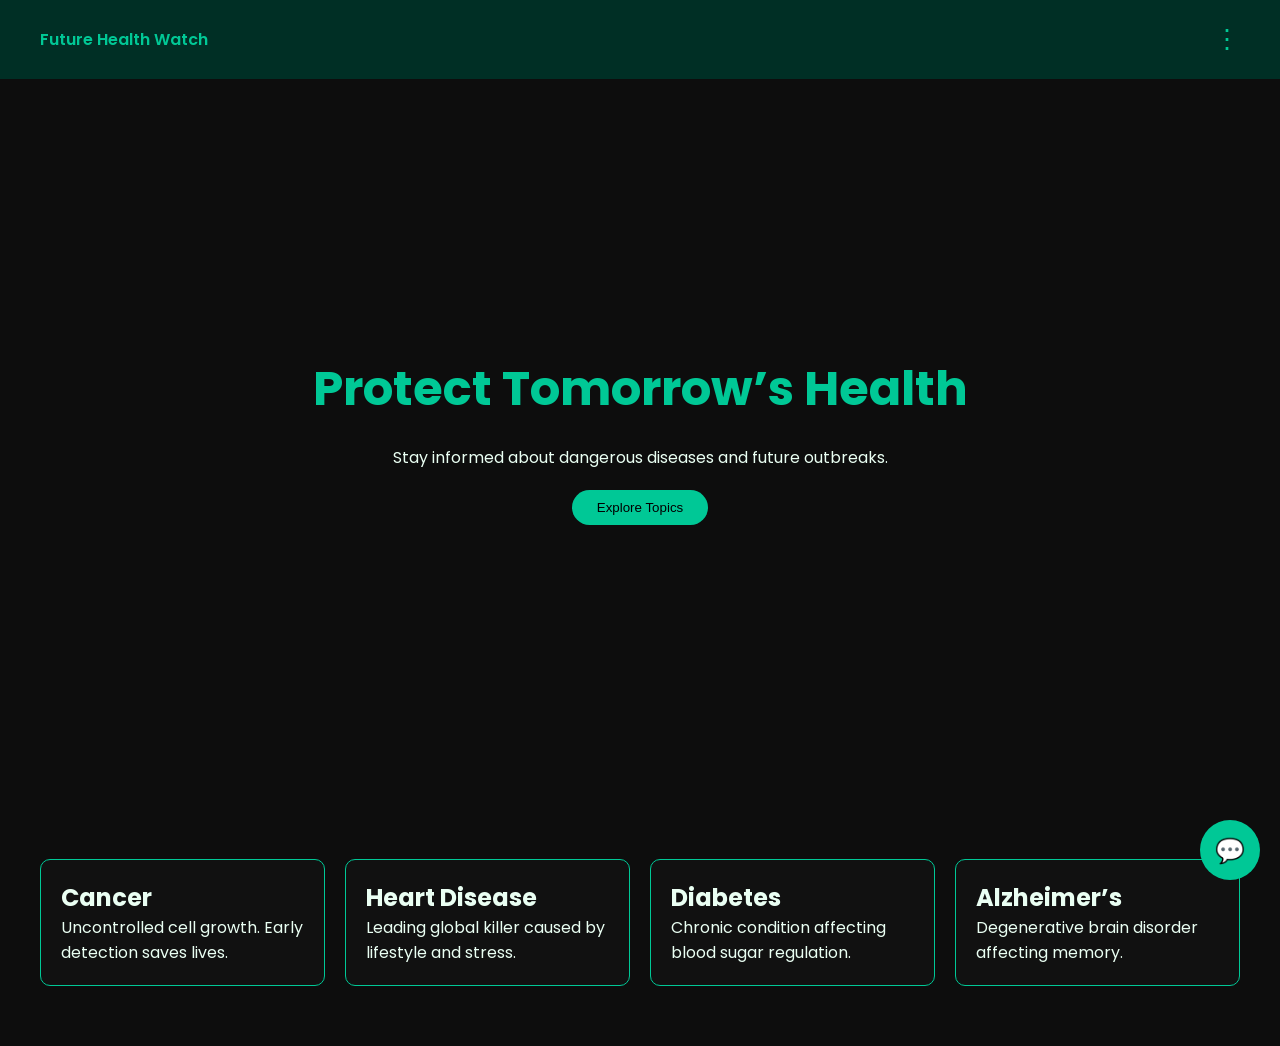
<file: disease predicition AI1/index.html>
<!DOCTYPE html>
<html lang="en">
<head>
    <meta charset="UTF-8">
    <title>Future Health Watch</title>
    <meta name="viewport" content="width=device-width, initial-scale=1.0">

    <link href="https://fonts.googleapis.com/css2?family=Poppins:wght@300;400;600;700&display=swap" rel="stylesheet">
    <link rel="stylesheet" href="style.css">
</head>
<body>

<nav class="navbar">
    <div class="logo">Future Health Watch</div>

    <div class="menu">
        <div class="dots" onclick="toggleMenu()">⋮</div>
        <div class="dropdown" id="dropdown">
            <a href="hot.html">Hot Topics</a>
            <a href="#">News</a>
            <a href="#">Future Outbreaks</a>
            <a href="#">Diseases With No Cure</a>
            <a href="#">World Chat</a>
            <a href="#" onclick="logout()">Logout</a>
        </div>
    </div>
</nav>

<section class="hero">
    <h1>Protect Tomorrow’s Health</h1>
    <p>Stay informed about dangerous diseases and future outbreaks.</p>
    <button class="main-btn">Explore Topics</button>
</section>

<section class="topics">
    <div class="card">
        <h2>Cancer</h2>
        <p>Uncontrolled cell growth. Early detection saves lives.</p>
    </div>

    <div class="card">
        <h2>Heart Disease</h2>
        <p>Leading global killer caused by lifestyle and stress.</p>
    </div>

    <div class="card">
        <h2>Diabetes</h2>
        <p>Chronic condition affecting blood sugar regulation.</p>
    </div>

    <div class="card">
        <h2>Alzheimer’s</h2>
        <p>Degenerative brain disorder affecting memory.</p>
    </div>
</section>

<!-- FLOATING AI CHATBOT -->
<div class="chatbot-container">
    <div class="chatbot-toggle" onclick="toggleChatbot()">💬</div>

    <div class="chatbot-box" id="chatbotBox">
        <div class="chatbot-header">
            <span>AI Health Assistant</span>
            <button onclick="toggleChatbot()">✖</button>
        </div>

        <iframe 
            src="https://agent.jotform.com/0195d0b6f8317716a7982f8197b08dfe7e22"
            frameborder="0">
        </iframe>
    </div>
</div>

<script src="script.js"></script>
</body>
</html>
</file>
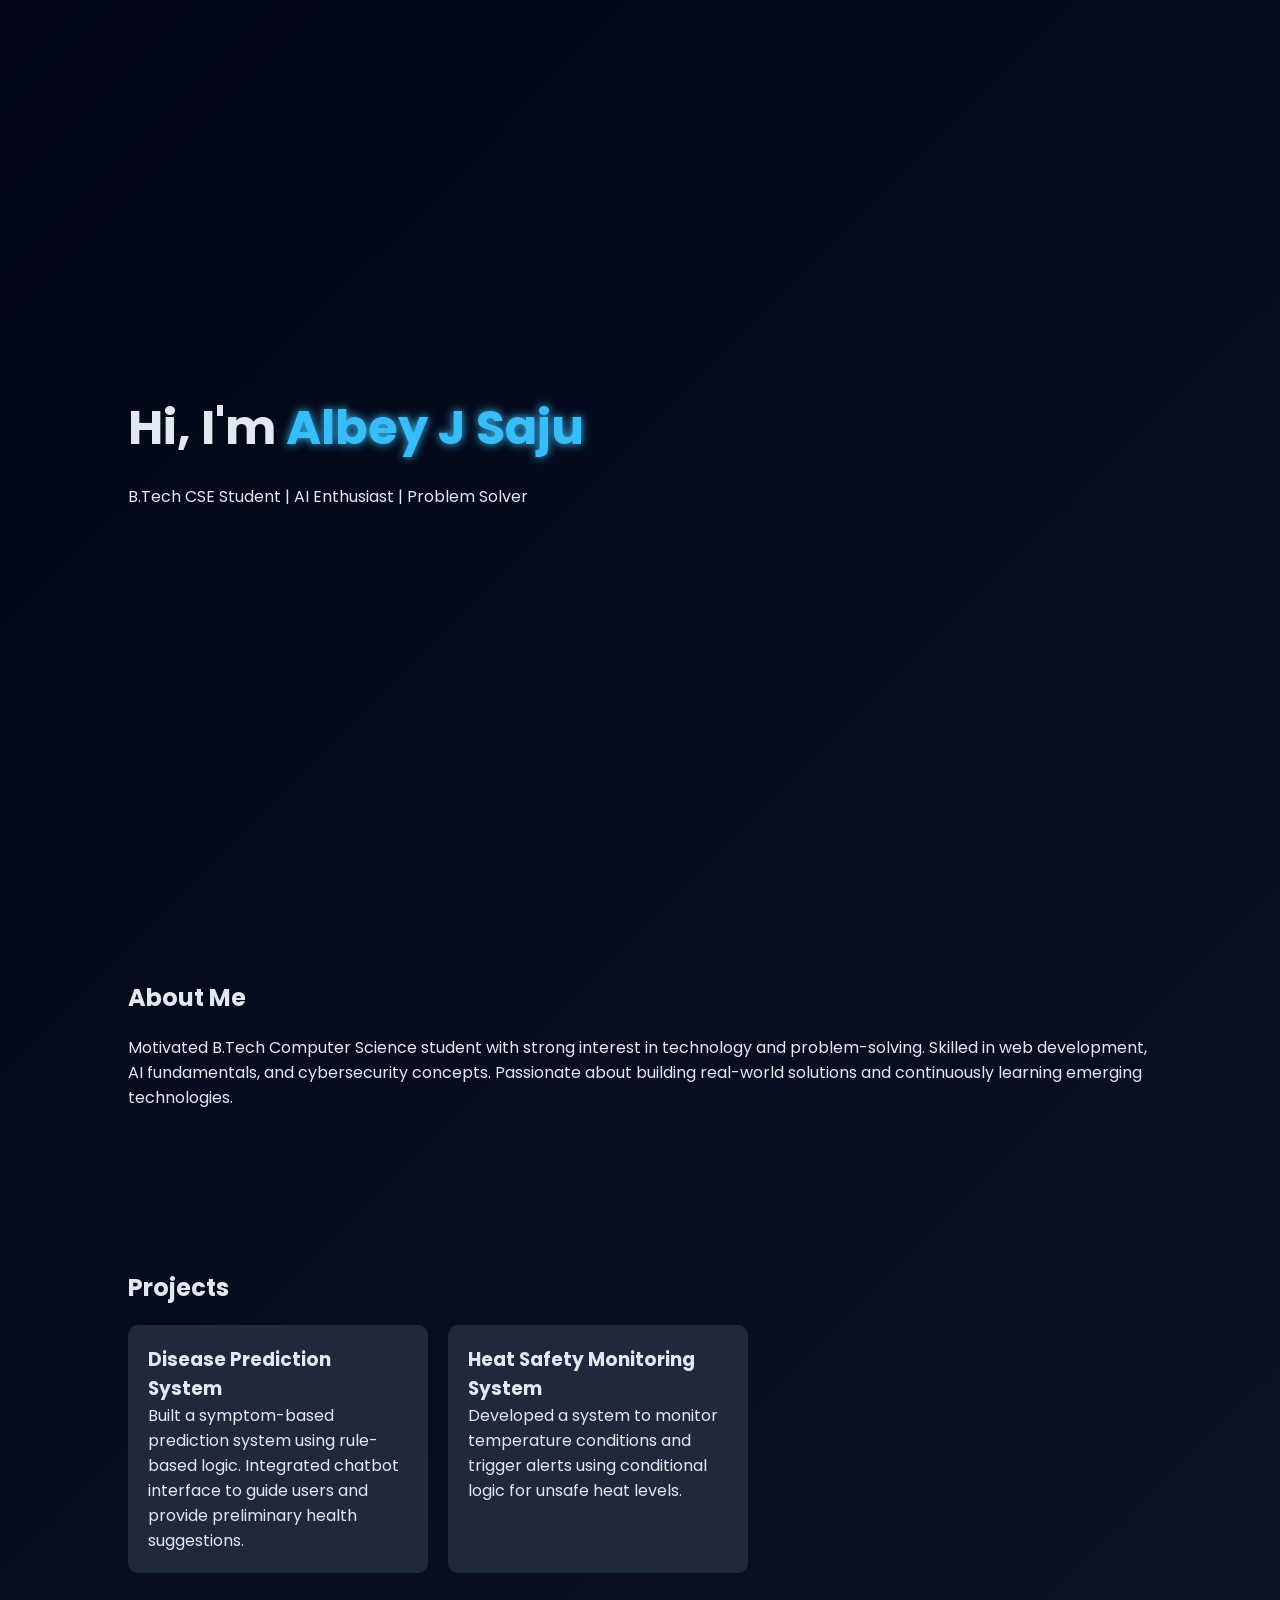
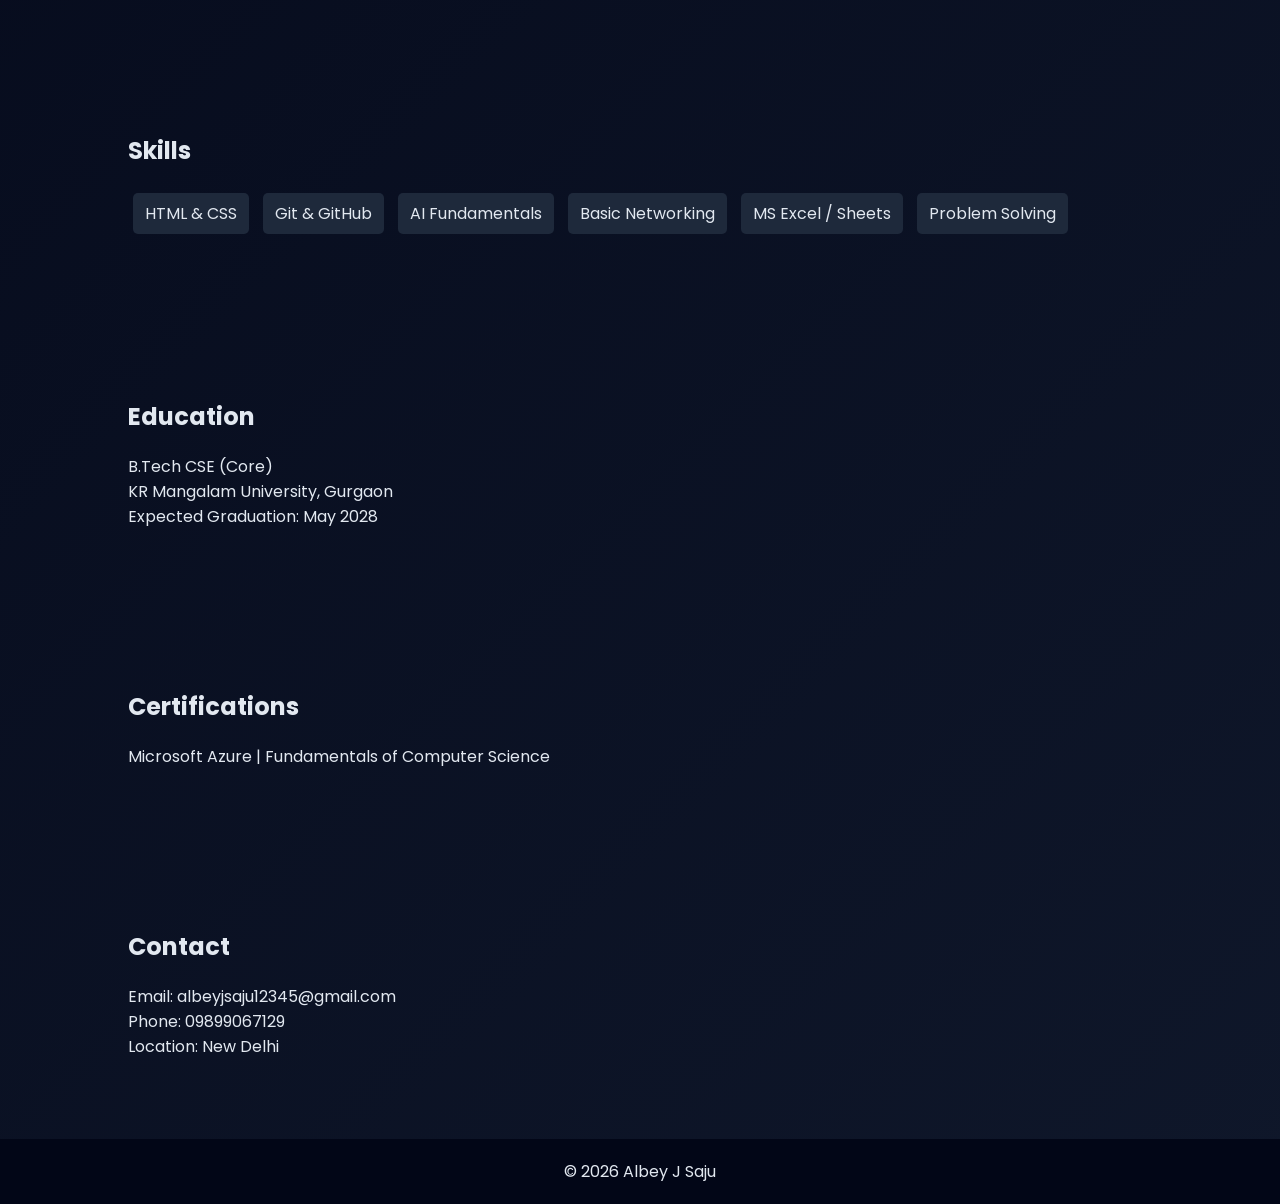
<file: Portfolio/index.html>
<!DOCTYPE html>
<html lang="en">
<head>
<meta charset="UTF-8">
<title>Albey J Saju Portfolio</title>

<link href="https://fonts.googleapis.com/css2?family=Poppins:wght@300;500;700&display=swap" rel="stylesheet">

<style>
* {
  margin: 0;
  padding: 0;
  box-sizing: border-box;
}

html {
  scroll-behavior: smooth;
}

body {
  font-family: 'Poppins', sans-serif;
  background: linear-gradient(135deg, #020617, #0f172a);
  color: #e2e8f0;
}

section {
  padding: 80px 10%;
}

h1, h2 {
  margin-bottom: 20px;
}

.hero {
  height: 100vh;
  display: flex;
  flex-direction: column;
  justify-content: center;
}

.hero h1 {
  font-size: 3rem;
}

.hero span {
  color: #38bdf8;
  text-shadow: 0 0 10px #38bdf8;
}

.btn {
  margin-top: 20px;
  padding: 10px 20px;
  background: #38bdf8;
  color: black;
  border-radius: 5px;
  cursor: pointer;
}

.projects {
  display: flex;
  gap: 20px;
  flex-wrap: wrap;
}

.card {
  background: #1e293b;
  padding: 20px;
  border-radius: 10px;
  width: 300px;
  transition: 0.3s;
}

.card:hover {
  transform: translateY(-10px);
  box-shadow: 0 0 20px #38bdf8;
}

.skills span {
  display: inline-block;
  margin: 5px;
  padding: 8px 12px;
  background: #1e293b;
  border-radius: 5px;
}

.footer {
  text-align: center;
  padding: 20px;
  background: #020617;
}
</style>
</head>

<body>

<!-- HERO -->
<section class="hero">
  <h1>Hi, I'm <span>Albey J Saju</span></h1>
  <p>B.Tech CSE Student | AI Enthusiast | Problem Solver</p>
</section>

<!-- ABOUT -->
<section>
  <h2>About Me</h2>
  <p>
    Motivated B.Tech Computer Science student with strong interest in technology and problem-solving. 
    Skilled in web development, AI fundamentals, and cybersecurity concepts. 
    Passionate about building real-world solutions and continuously learning emerging technologies.
  </p>
</section>

<!-- PROJECTS -->
<section>
  <h2>Projects</h2>
  <div class="projects">

    <div class="card">
      <h3>Disease Prediction System</h3>
      <p>
        Built a symptom-based prediction system using rule-based logic. 
        Integrated chatbot interface to guide users and provide preliminary health suggestions.
      </p>
    </div>

    <div class="card">
      <h3>Heat Safety Monitoring System</h3>
      <p>
        Developed a system to monitor temperature conditions and trigger alerts 
        using conditional logic for unsafe heat levels.
      </p>
    </div>

  </div>
</section>

<!-- SKILLS -->
<section>
  <h2>Skills</h2>
  <div class="skills">
    <span>HTML & CSS</span>
    <span>Git & GitHub</span>
    <span>AI Fundamentals</span>
    <span>Basic Networking</span>
    <span>MS Excel / Sheets</span>
    <span>Problem Solving</span>
  </div>
</section>

<!-- EDUCATION -->
<section>
  <h2>Education</h2>
  <p>
    B.Tech CSE (Core) <br>
    KR Mangalam University, Gurgaon <br>
    Expected Graduation: May 2028
  </p>
</section>

<!-- CERTIFICATIONS -->
<section>
  <h2>Certifications</h2>
  <p>Microsoft Azure | Fundamentals of Computer Science</p>
</section>

<!-- CONTACT -->
<section>
  <h2>Contact</h2>
  <p>Email: albeyjsaju12345@gmail.com</p>
  <p>Phone: 09899067129</p>
  <p>Location: New Delhi</p>
</section>

<div class="footer">
  <p>© 2026 Albey J Saju</p>
</div>

</body>
</html>
</file>
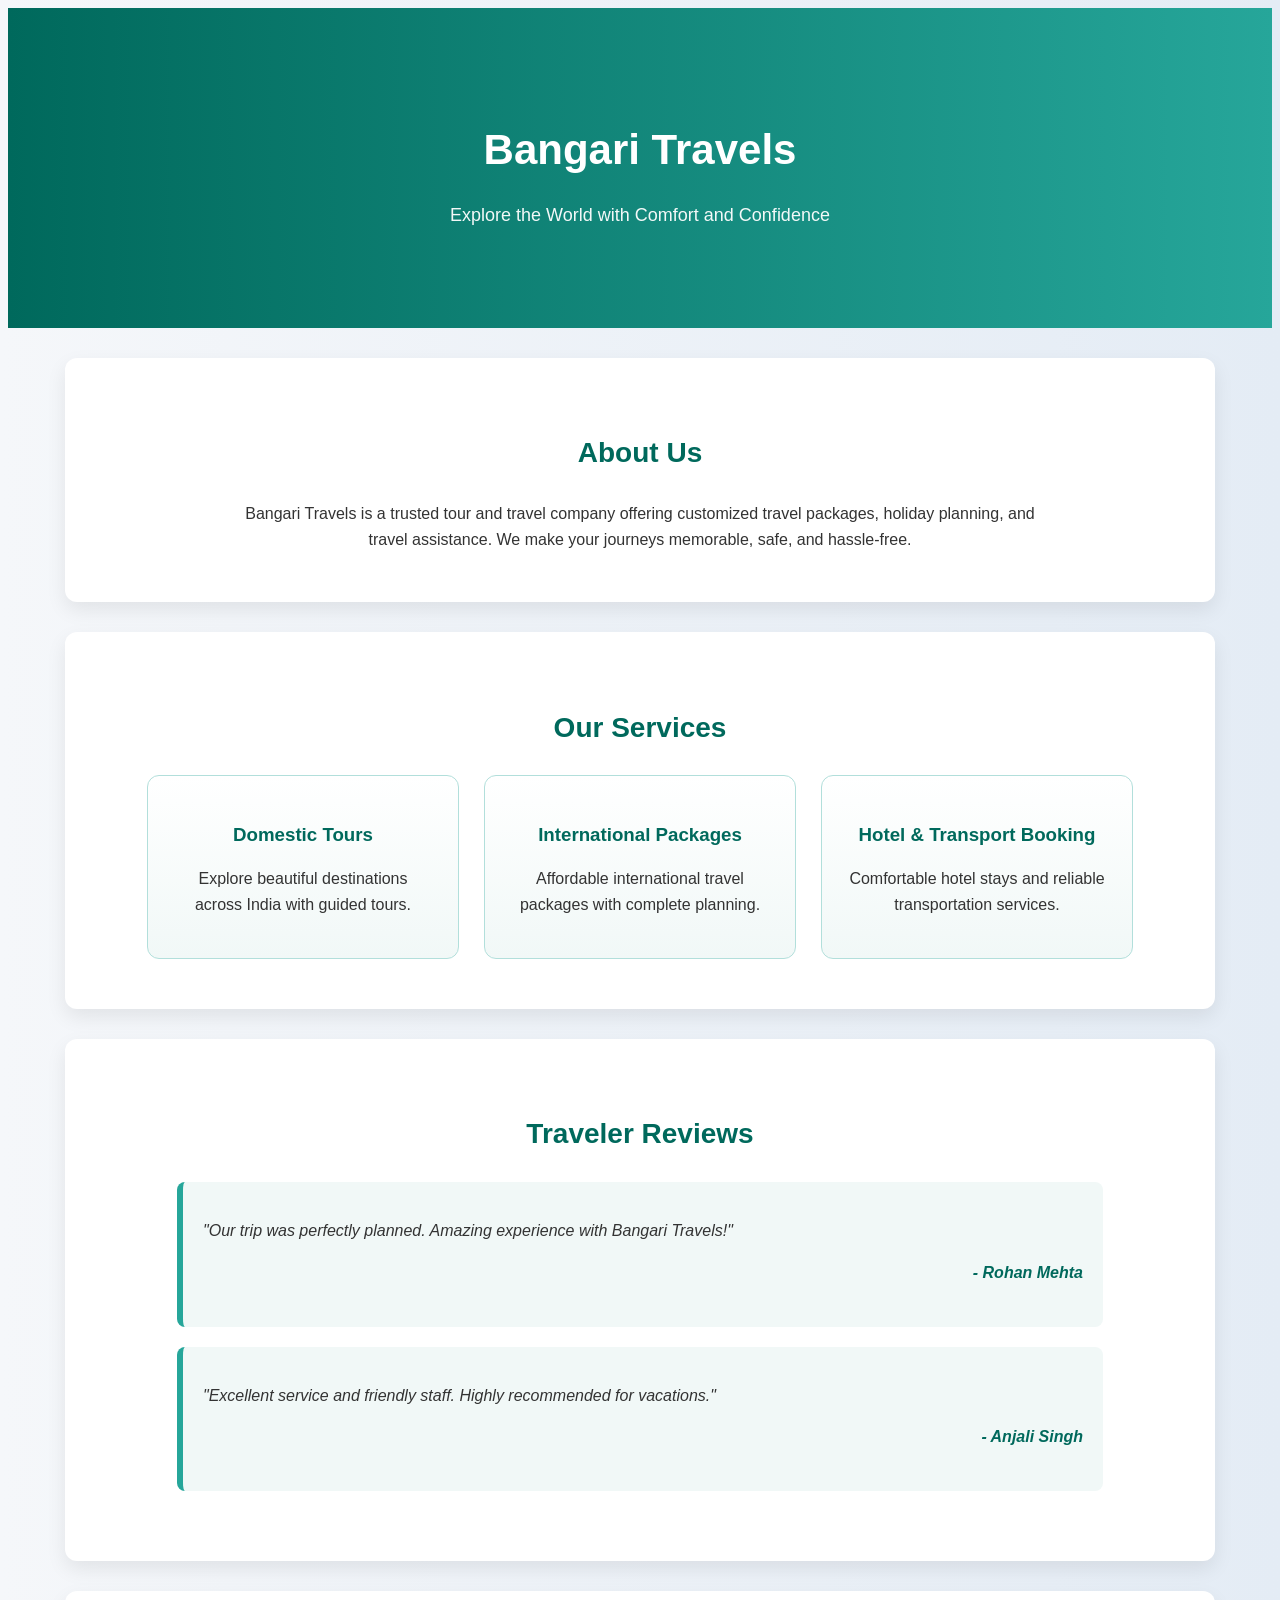
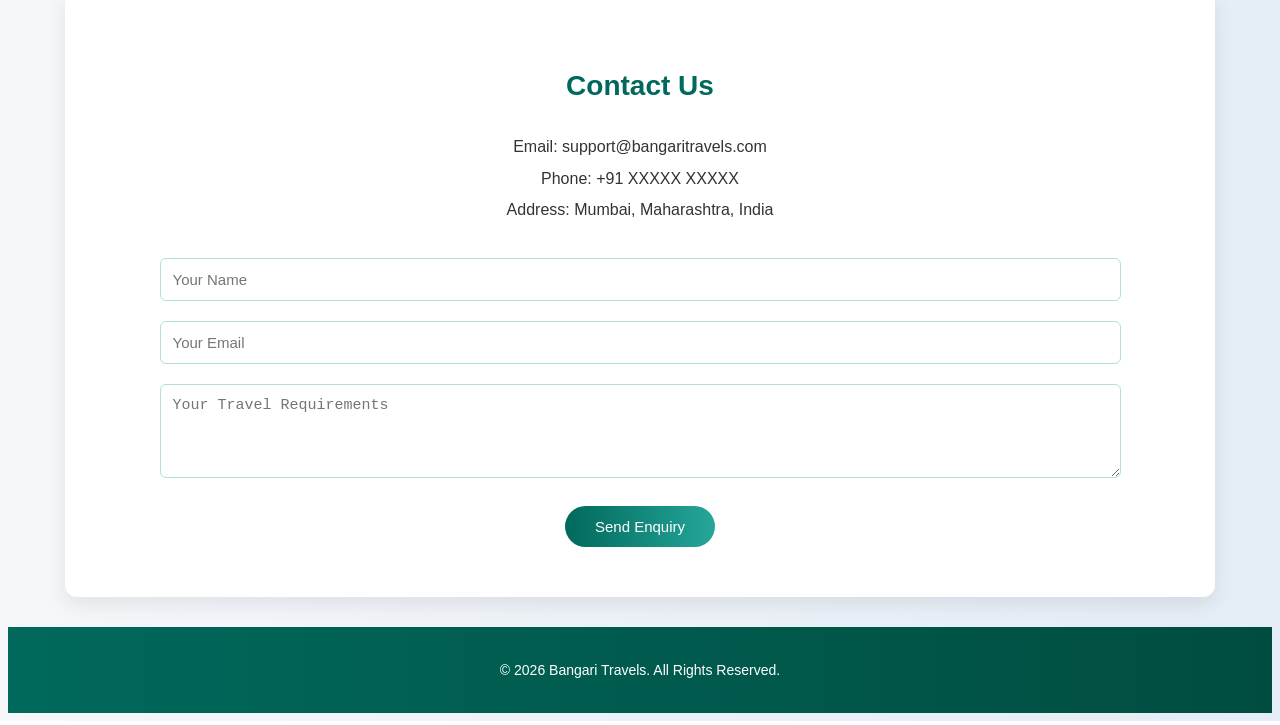
<file: Assignment :- 1 /Company.html>
<!DOCTYPE html>

<html lang="en">

<head>

    <meta charset="UTF-8">

    <meta name="viewport" content="width=device-width, initial-scale=1.0">

    <title>Bangari Travels</title>

    <link rel="stylesheet" href="Company.css">

</head>

<body>



    <!-- Hero Section -->

    <header class="hero">

        <h1>Bangari Travels</h1>

        <p>Explore the World with Comfort and Confidence</p>

    </header>



    <!-- About Section -->

    <section class="about">

        <h2>About Us</h2>

        <p>

            Bangari Travels is a trusted tour and travel company offering

            customized travel packages, holiday planning, and travel assistance.

            We make your journeys memorable, safe, and hassle-free.

        </p>

    </section>



    <!-- Services Section -->

    <section class="services">

        <h2>Our Services</h2>



        <div class="service-container">

            <div class="service-card">

                <h3>Domestic Tours</h3>

                <p>Explore beautiful destinations across India with guided tours.</p>

            </div>



            <div class="service-card">

                <h3>International Packages</h3>

                <p>Affordable international travel packages with complete planning.</p>

            </div>



            <div class="service-card">

                <h3>Hotel & Transport Booking</h3>

                <p>Comfortable hotel stays and reliable transportation services.</p>

            </div>

        </div>

    </section>



    <!-- Testimonials Section -->

    <section class="testimonials">

        <h2>Traveler Reviews</h2>



        <div class="testimonial">

            <p>"Our trip was perfectly planned. Amazing experience with Bangari Travels!"</p>

            <h4>- Rohan Mehta</h4>

        </div>



        <div class="testimonial">

            <p>"Excellent service and friendly staff. Highly recommended for vacations."</p>

            <h4>- Anjali Singh</h4>

        </div>

    </section>



    <!-- Contact Section -->

    <section class="contact">

        <h2>Contact Us</h2>



        <p>Email: support@bangaritravels.com</p>

        <p>Phone: +91 XXXXX XXXXX</p>

        <p>Address: Mumbai, Maharashtra, India</p>



        <form class="contact-form">

            <input type="text" placeholder="Your Name" required>

            <input type="email" placeholder="Your Email" required>

            <textarea placeholder="Your Travel Requirements" rows="4"></textarea>

            <button type="submit">Send Enquiry</button>

        </form>

    </section>



    <!-- Footer -->

    <footer>

        <p>&copy; 2026 Bangari Travels. All Rights Reserved.</p>

    </footer>

    

</body>

</html>
</file>
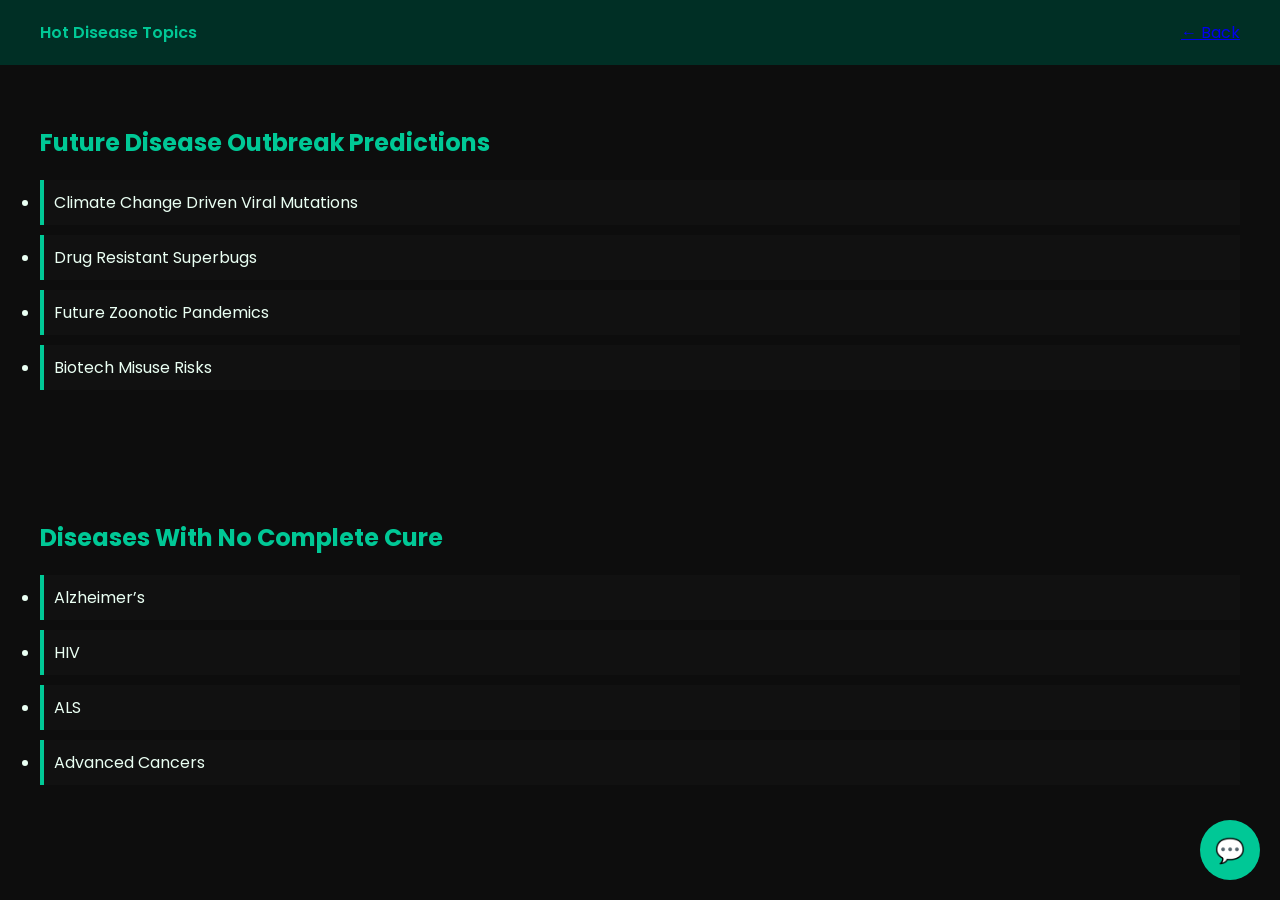
<file: disease predicition AI1/hot.html>
<!DOCTYPE html>
<html lang="en">
<head>
    <meta charset="UTF-8">
    <title>Hot Topics</title>
    <meta name="viewport" content="width=device-width, initial-scale=1.0">

    <link href="https://fonts.googleapis.com/css2?family=Poppins:wght@300;400;600;700&display=swap" rel="stylesheet">
    <link rel="stylesheet" href="style.css">
</head>
<body>

<nav class="navbar">
    <div class="logo">Hot Disease Topics</div>
    <a href="index.html" class="back-btn">← Back</a>
</nav>

<section class="hot-section">
    <h1>Future Disease Outbreak Predictions</h1>
    <ul>
        <li>Climate Change Driven Viral Mutations</li>
        <li>Drug Resistant Superbugs</li>
        <li>Future Zoonotic Pandemics</li>
        <li>Biotech Misuse Risks</li>
    </ul>
</section>

<section class="hot-section">
    <h1>Diseases With No Complete Cure</h1>
    <ul>
        <li>Alzheimer’s</li>
        <li>HIV</li>
        <li>ALS</li>
        <li>Advanced Cancers</li>
    </ul>
</section>

<!-- FLOATING AI CHATBOT -->
<div class="chatbot-container">
    <div class="chatbot-toggle" onclick="toggleChatbot()">💬</div>

    <div class="chatbot-box" id="chatbotBox">
        <div class="chatbot-header">
            <span>AI Health Assistant</span>
            <button onclick="toggleChatbot()">✖</button>
        </div>

        <iframe 
            src="https://agent.jotform.com/0195d0b6f8317716a7982f8197b08dfe7e22"
            frameborder="0">
        </iframe>
    </div>
</div>

<script src="script.js"></script>
</body>
</html>
</file>
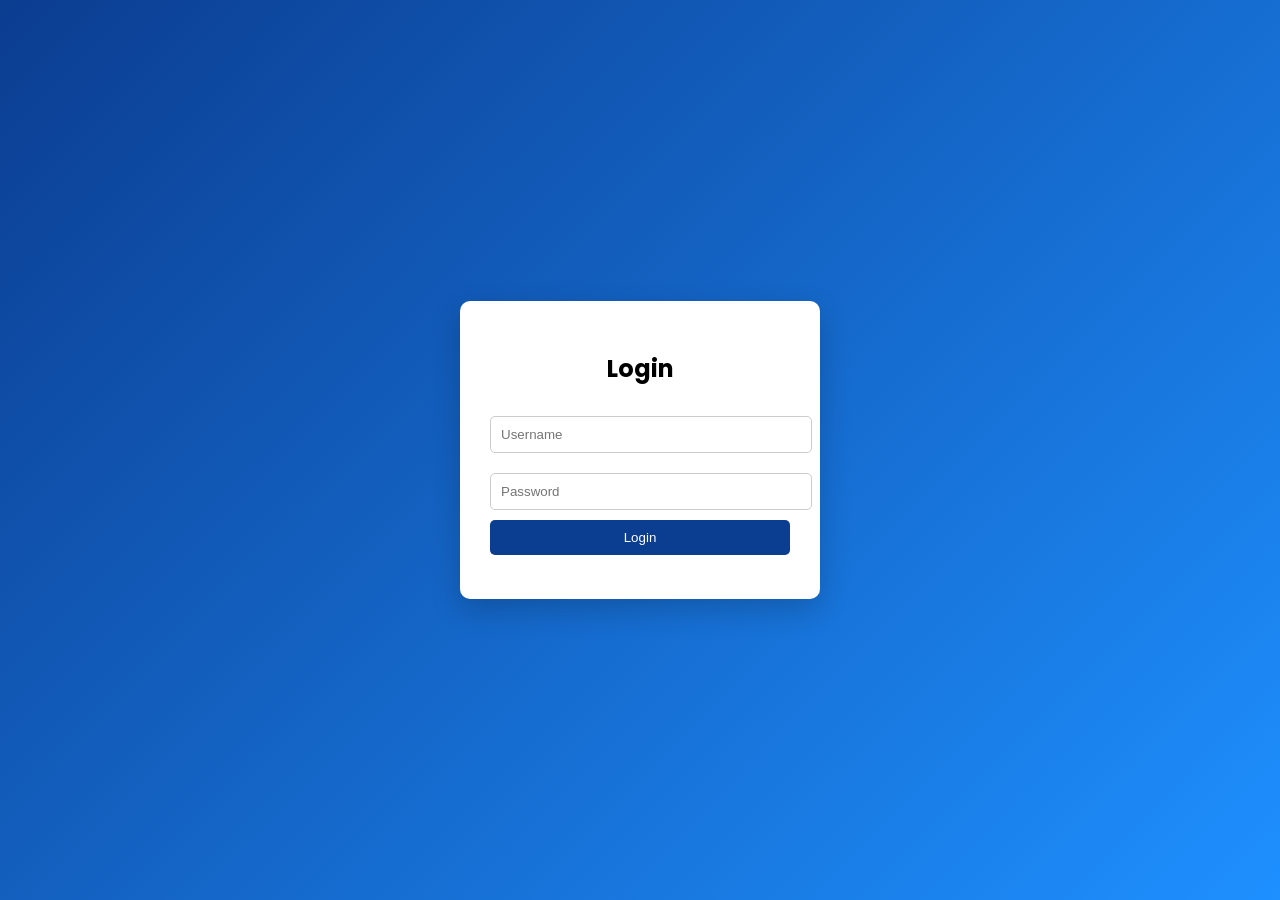
<file: disease predicition AI1/login.html>
<!DOCTYPE html>
<html lang="en">
<head>
    <meta charset="UTF-8">
    <title>Login - Future Health Watch</title>
    <meta name="viewport" content="width=device-width, initial-scale=1.0">

    <link href="https://fonts.googleapis.com/css2?family=Poppins:wght@300;400;600;700&display=swap" rel="stylesheet">

    <style>
        body {
            margin: 0;
            font-family: 'Poppins', sans-serif;
            background: linear-gradient(135deg, #0b3d91, #1e90ff);
            display: flex;
            justify-content: center;
            align-items: center;
            height: 100vh;
        }

        .login-box {
            background: white;
            padding: 30px;
            width: 300px;
            border-radius: 10px;
            box-shadow: 0 10px 30px rgba(0,0,0,0.2);
            text-align: center;
        }

        .login-box h2 {
            margin-bottom: 20px;
        }

        input {
            width: 100%;
            padding: 10px;
            margin: 10px 0;
            border-radius: 5px;
            border: 1px solid #ccc;
        }

        button {
            width: 100%;
            padding: 10px;
            background: #0b3d91;
            color: white;
            border: none;
            border-radius: 5px;
            cursor: pointer;
        }

        button:hover {
            background: #062c6b;
        }

        .error {
            color: red;
            font-size: 14px;
        }
    </style>
</head>
<body>

<div class="login-box">
    <h2>Login</h2>

    <input type="text" id="username" placeholder="Username">
    <input type="password" id="password" placeholder="Password">

    <button onclick="login()">Login</button>

    <p class="error" id="error"></p>
</div>

<script>
function login() {
    const user = document.getElementById("username").value;
    const pass = document.getElementById("password").value;

    // Simple demo login
    if(user === "admin" && pass === "1234") {
        localStorage.setItem("loggedIn", "true");
        window.location.href = "index.html";
    } else {
        document.getElementById("error").innerText = "Invalid login!";
    }
}
</script>

</body>
</html>
</file>
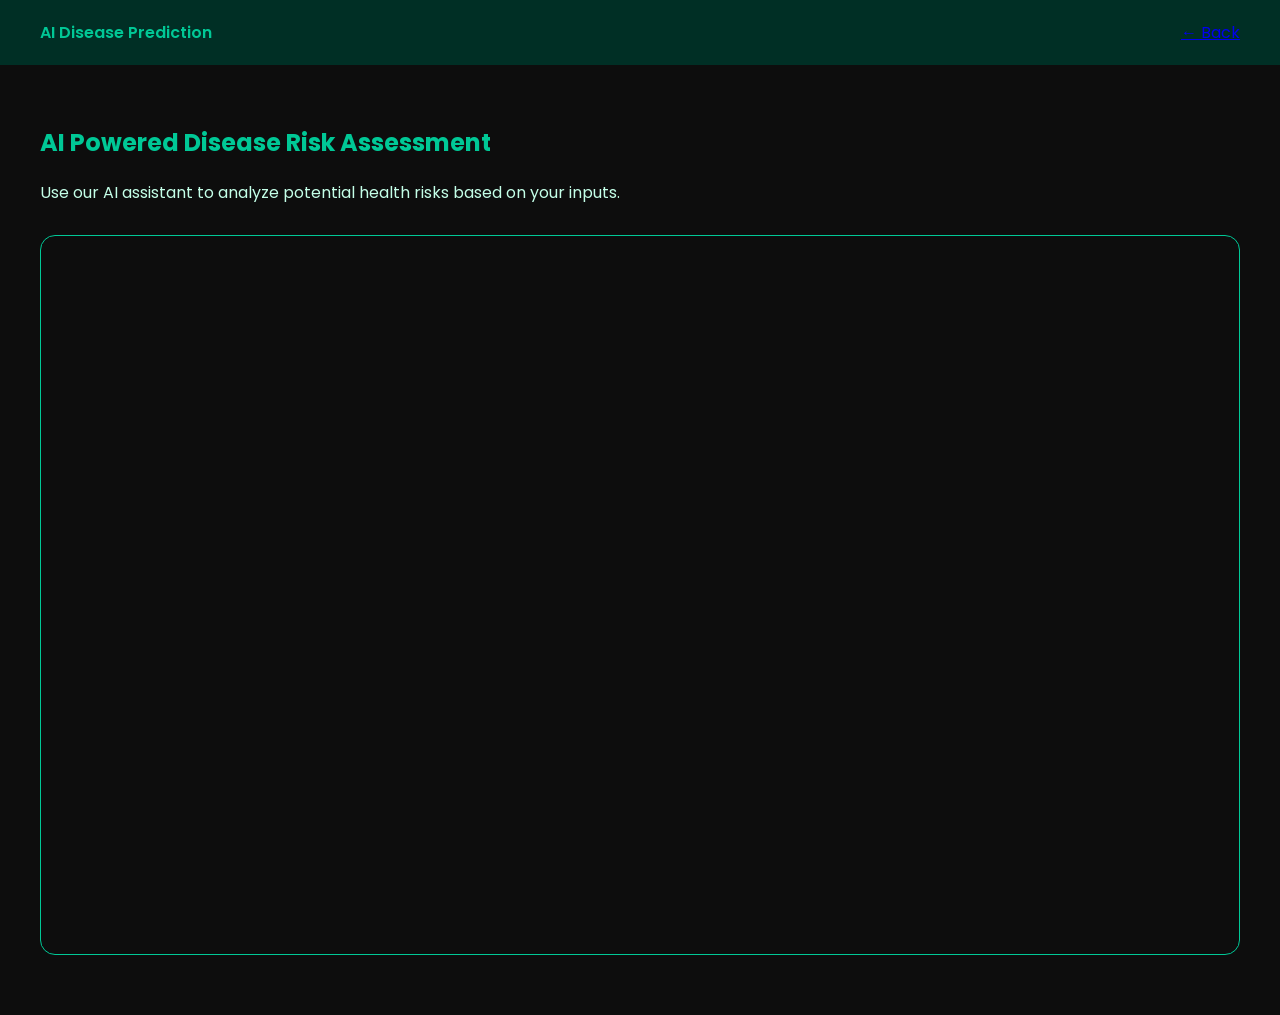
<file: disease predicition AI1/prediction.html>
<!DOCTYPE html>
<html lang="en">
<head>
    <meta charset="UTF-8">
    <title>Disease AI Prediction - Future Health Watch</title>
    <meta name="viewport" content="width=device-width, initial-scale=1.0">

    <!-- Google Font -->
    <link href="https://fonts.googleapis.com/css2?family=Poppins:wght@300;400;600;700&display=swap" rel="stylesheet">

    <!-- Main CSS -->
    <link rel="stylesheet" href="style.css">
</head>
<body>

    <!-- NAVBAR -->
    <nav class="navbar">
        <div class="logo">AI Disease Prediction</div>
        <a href="index.html" class="back-btn">← Back</a>
    </nav>

    <!-- AI Section -->
    <section class="hot-section">
        <h1>AI Powered Disease Risk Assessment</h1>
        <p style="margin-bottom: 30px; color:#c4ffe8;">
            Use our AI assistant to analyze potential health risks based on your inputs.
        </p>

        <!-- Jotform AI Embedded -->
        <div style="width:100%; height:80vh; border-radius:15px; overflow:hidden; border:1px solid #00c896;">
            <iframe 
                src="https://agent.jotform.com/0195d0b6f8317716a7982f8197b08dfe7e22"
                width="100%" 
                height="100%" 
                frameborder="0"
                style="border:none;">
            </iframe>
        </div>

    </section>

</body>
</html>
</file>
<file: disease predicition AI1/style.css>
* {
    margin: 0;
    padding: 0;
    box-sizing: border-box;
}

body {
    font-family: 'Poppins', sans-serif;
    background: #0d0d0d;
    color: #eafff3;
}

/* NAVBAR */

.navbar {
    background: #002f25;
    padding: 20px 40px;
    display: flex;
    justify-content: space-between;
    align-items: center;
}

.logo {
    color: #00c896;
    font-weight: 600;
}

.menu {
    position: relative;
}

.dots {
    font-size: 26px;
    cursor: pointer;
    color: #00c896;
}

.dropdown {
    display: none;
    position: absolute;
    right: 0;
    background: #003f32;
    border-radius: 8px;
    overflow: hidden;
    min-width: 200px;
}

.dropdown a {
    display: block;
    padding: 12px;
    color: white;
    text-decoration: none;
}

.dropdown a:hover {
    background: #00c896;
    color: black;
}

/* HERO */

.hero {
    height: 80vh;
    display: flex;
    flex-direction: column;
    justify-content: center;
    align-items: center;
    text-align: center;
}

.hero h1 {
    font-size: 48px;
    color: #00c896;
}

.hero p {
    margin: 20px 0;
}

.main-btn {
    padding: 10px 25px;
    background: #00c896;
    border: none;
    border-radius: 30px;
    cursor: pointer;
}

/* CARDS */

.topics {
    padding: 60px 40px;
    display: grid;
    grid-template-columns: repeat(auto-fit, minmax(250px, 1fr));
    gap: 20px;
}

.card {
    background: #111;
    padding: 20px;
    border-radius: 10px;
    border: 1px solid #00c896;
}

/* HOT PAGE */

.hot-section {
    padding: 60px 40px;
}

.hot-section h1 {
    color: #00c896;
    margin-bottom: 20px;
}

.hot-section li {
    margin-bottom: 10px;
    padding: 10px;
    background: #111;
    border-left: 4px solid #00c896;
}

/* FLOATING CHATBOT */

.chatbot-container {
    position: fixed;
    bottom: 20px;
    right: 20px;
    z-index: 9999;
}

.chatbot-toggle {
    width: 60px;
    height: 60px;
    background: #00c896;
    border-radius: 50%;
    display: flex;
    align-items: center;
    justify-content: center;
    cursor: pointer;
    font-size: 24px;
}

.chatbot-box {
    display: none;
    width: 350px;
    height: 500px;
    background: #111;
    border-radius: 15px;
    overflow: hidden;
    margin-bottom: 10px;
}

.chatbot-header {
    background: #002f25;
    color: #00c896;
    padding: 10px;
    display: flex;
    justify-content: space-between;
}

.chatbot-box iframe {
    width: 100%;
    height: calc(100% - 40px);
    border: none;
}
</file>
<file: Assignment :- 1 /Company.css>
* Reset */
* {
    margin: 0;
    padding: 0;
    box-sizing: border-box;
}

/* Body */
body {
    font-family: 'Segoe UI', Arial, sans-serif;
    background: linear-gradient(to right, #f5f7fa, #e4ecf5);
    color: #333;
    line-height: 1.6;
}

/* Hero Section */
.hero {
    background: linear-gradient(to right, #00695c, #26a69a);
    color: white;
    text-align: center;
    padding: 80px 20px;
}

.hero h1 {
    font-size: 42px;
    margin-bottom: 10px;
}

.hero p {
    font-size: 18px;
    opacity: 0.95;
}

/* Section Styling */
section {
    background-color: #ffffff;
    padding: 50px 25px;
    margin: 30px auto;
    width: 90%;
    max-width: 1100px;
    border-radius: 12px;
    box-shadow: 0 8px 20px rgba(0, 0, 0, 0.08);
}

/* Headings */
h2 {
    text-align: center;
    margin-bottom: 25px;
    color: #00695c;
    font-size: 28px;
}

/* About Text */
.about p {
    text-align: center;
    max-width: 800px;
    margin: auto;
    font-size: 16px;
}

/* Services */
.service-container {
    display: flex;
    justify-content: center;
    gap: 25px;
    flex-wrap: wrap;
}

.service-card {
    background: linear-gradient(to bottom, #ffffff, #f1f8f7);
    padding: 25px;
    width: 260px;
    text-align: center;
    border-radius: 12px;
    border: 1px solid #b2dfdb;
    transition: transform 0.3s ease, box-shadow 0.3s ease;
}

.service-card h3 {
    color: #00695c;
    margin-bottom: 10px;
}

.service-card:hover {
    transform: translateY(-8px);
    box-shadow: 0 12px 25px rgba(0, 0, 0, 0.12);
}

/* Testimonials */
.testimonial {
    background-color: #f1f8f7;
    padding: 20px;
    margin: 20px auto;
    width: 80%;
    border-left: 6px solid #26a69a;
    border-radius: 8px;
    font-style: italic;
}

.testimonial h4 {
    margin-top: 10px;
    text-align: right;
    color: #00695c;
}

/* Contact */
.contact {
    text-align: center;
}

.contact p {
    margin: 6px 0;
}

.contact-form {
    margin-top: 25px;
}

.contact-form input,
.contact-form textarea {
    width: 85%;
    padding: 12px;
    margin: 10px 0;
    border-radius: 6px;
    border: 1px solid #b2dfdb;
    font-size: 15px;
}

.contact-form input:focus,
.contact-form textarea:focus {
    outline: none;
    border-color: #26a69a;
}

/* Button */
.contact-form button {
    padding: 12px 30px;
    background: linear-gradient(to right, #00695c, #26a69a);
    color: white;
    border: none;
    cursor: pointer;
    border-radius: 25px;
    font-size: 15px;
    margin-top: 10px;
    transition: background 0.3s ease, transform 0.2s ease;
}

.contact-form button:hover {
    transform: scale(1.05);
}

/* Footer */
footer {
    background: linear-gradient(to right, #00695c, #004d40);
    color: white;
    text-align: center;
    padding: 18px;
    margin-top: 30px;
    font-size: 14px;
}
</file>
